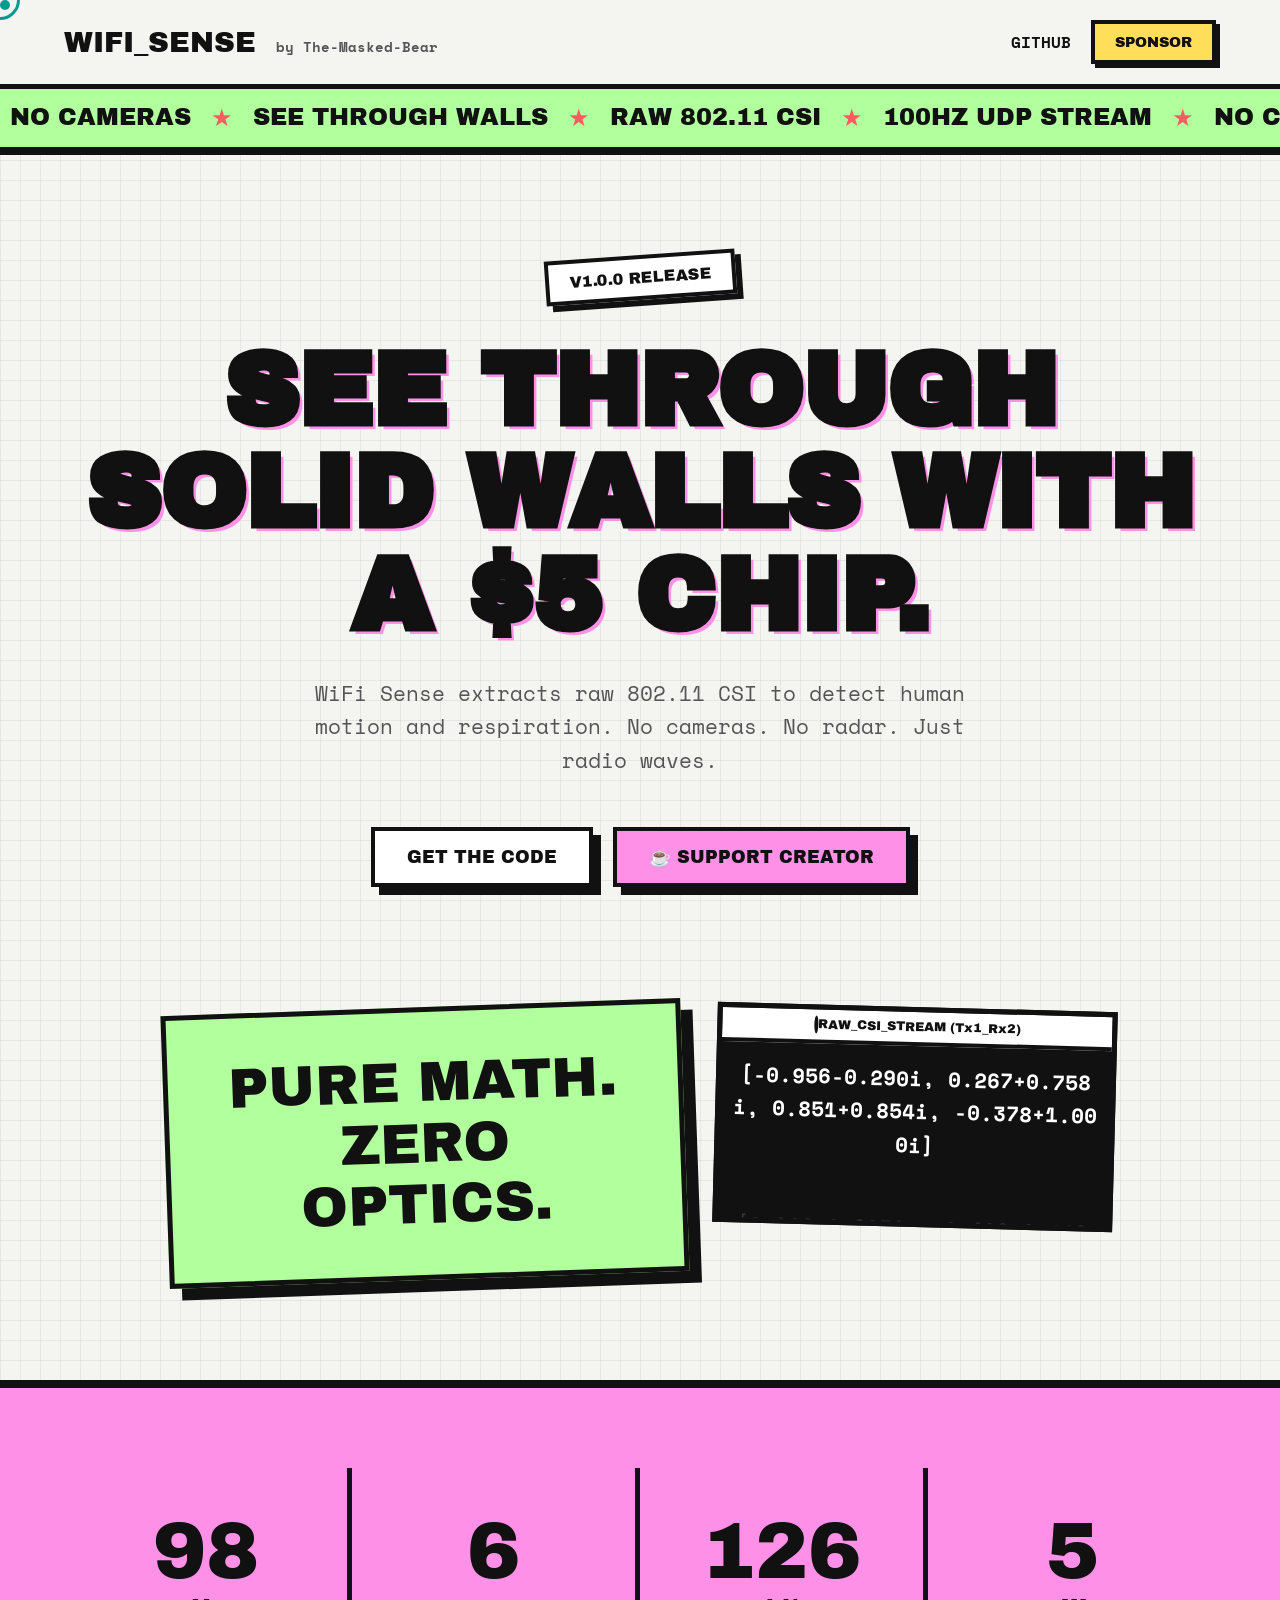
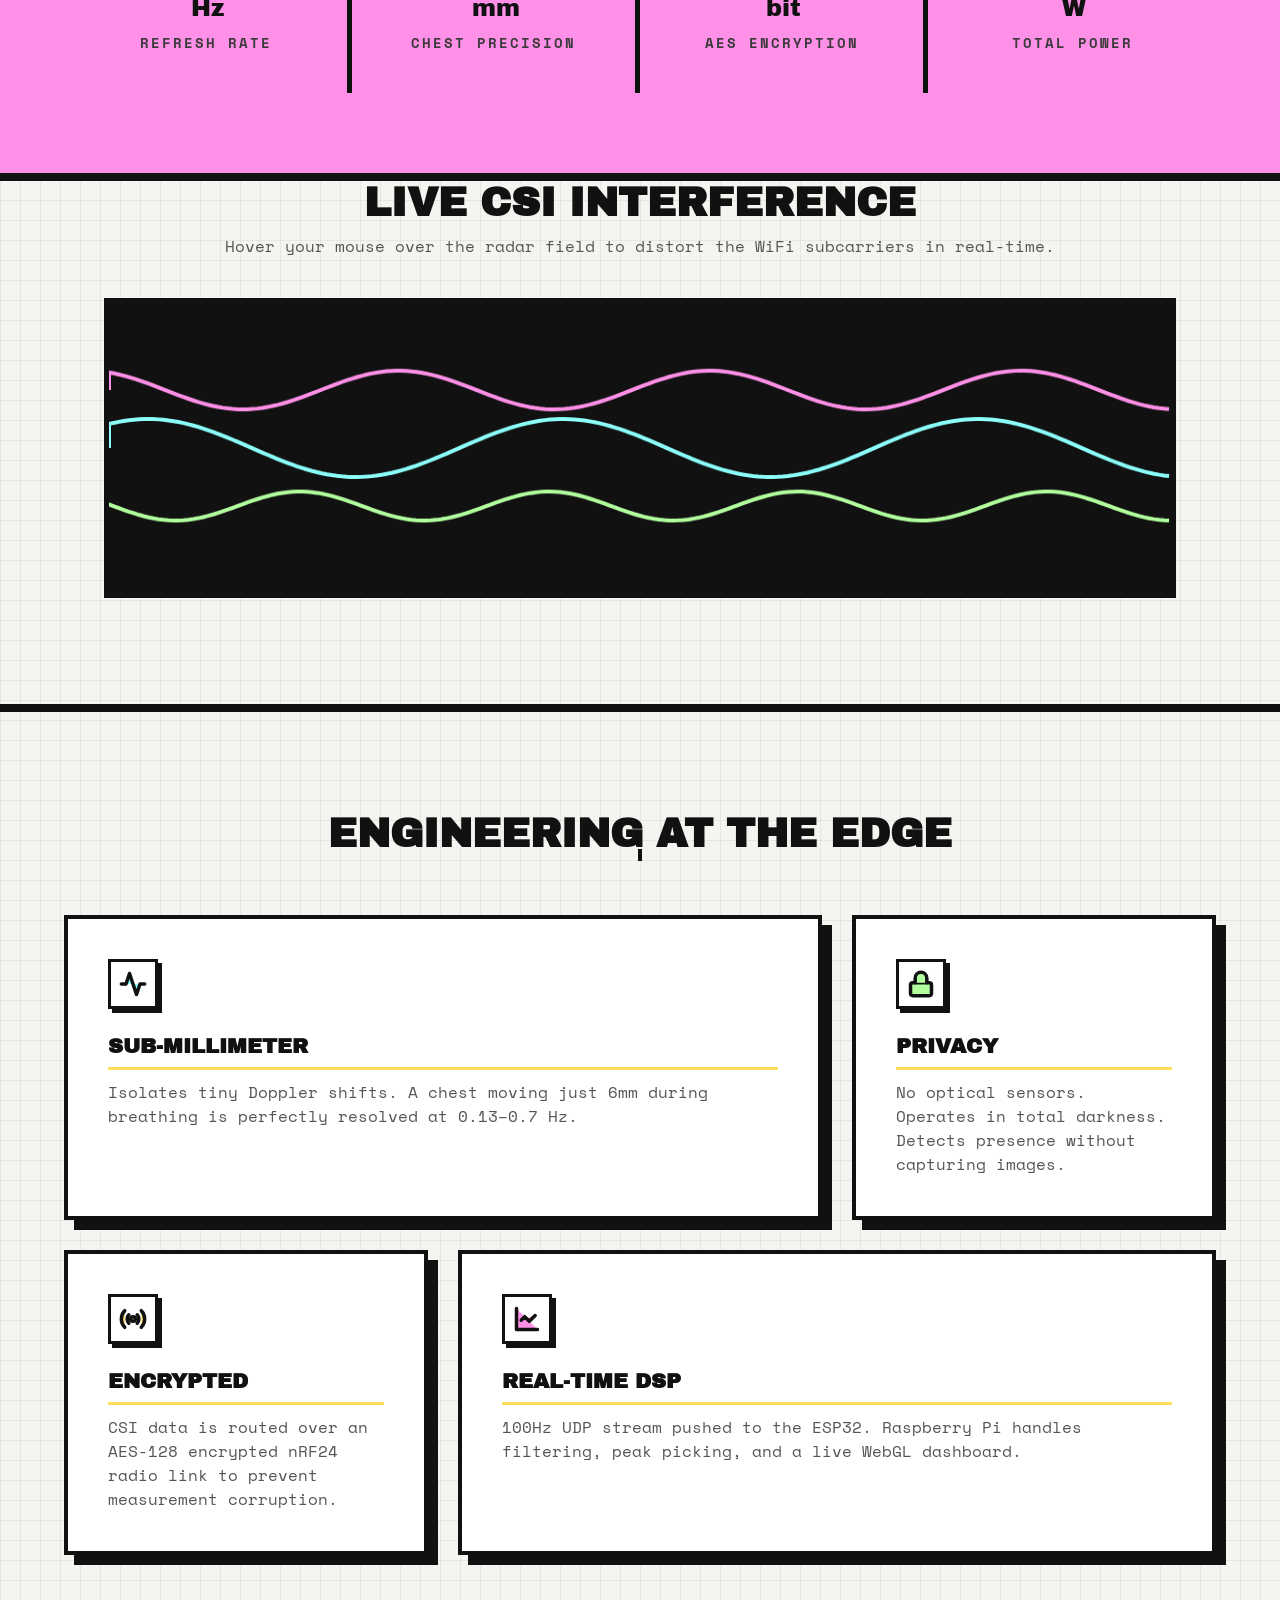
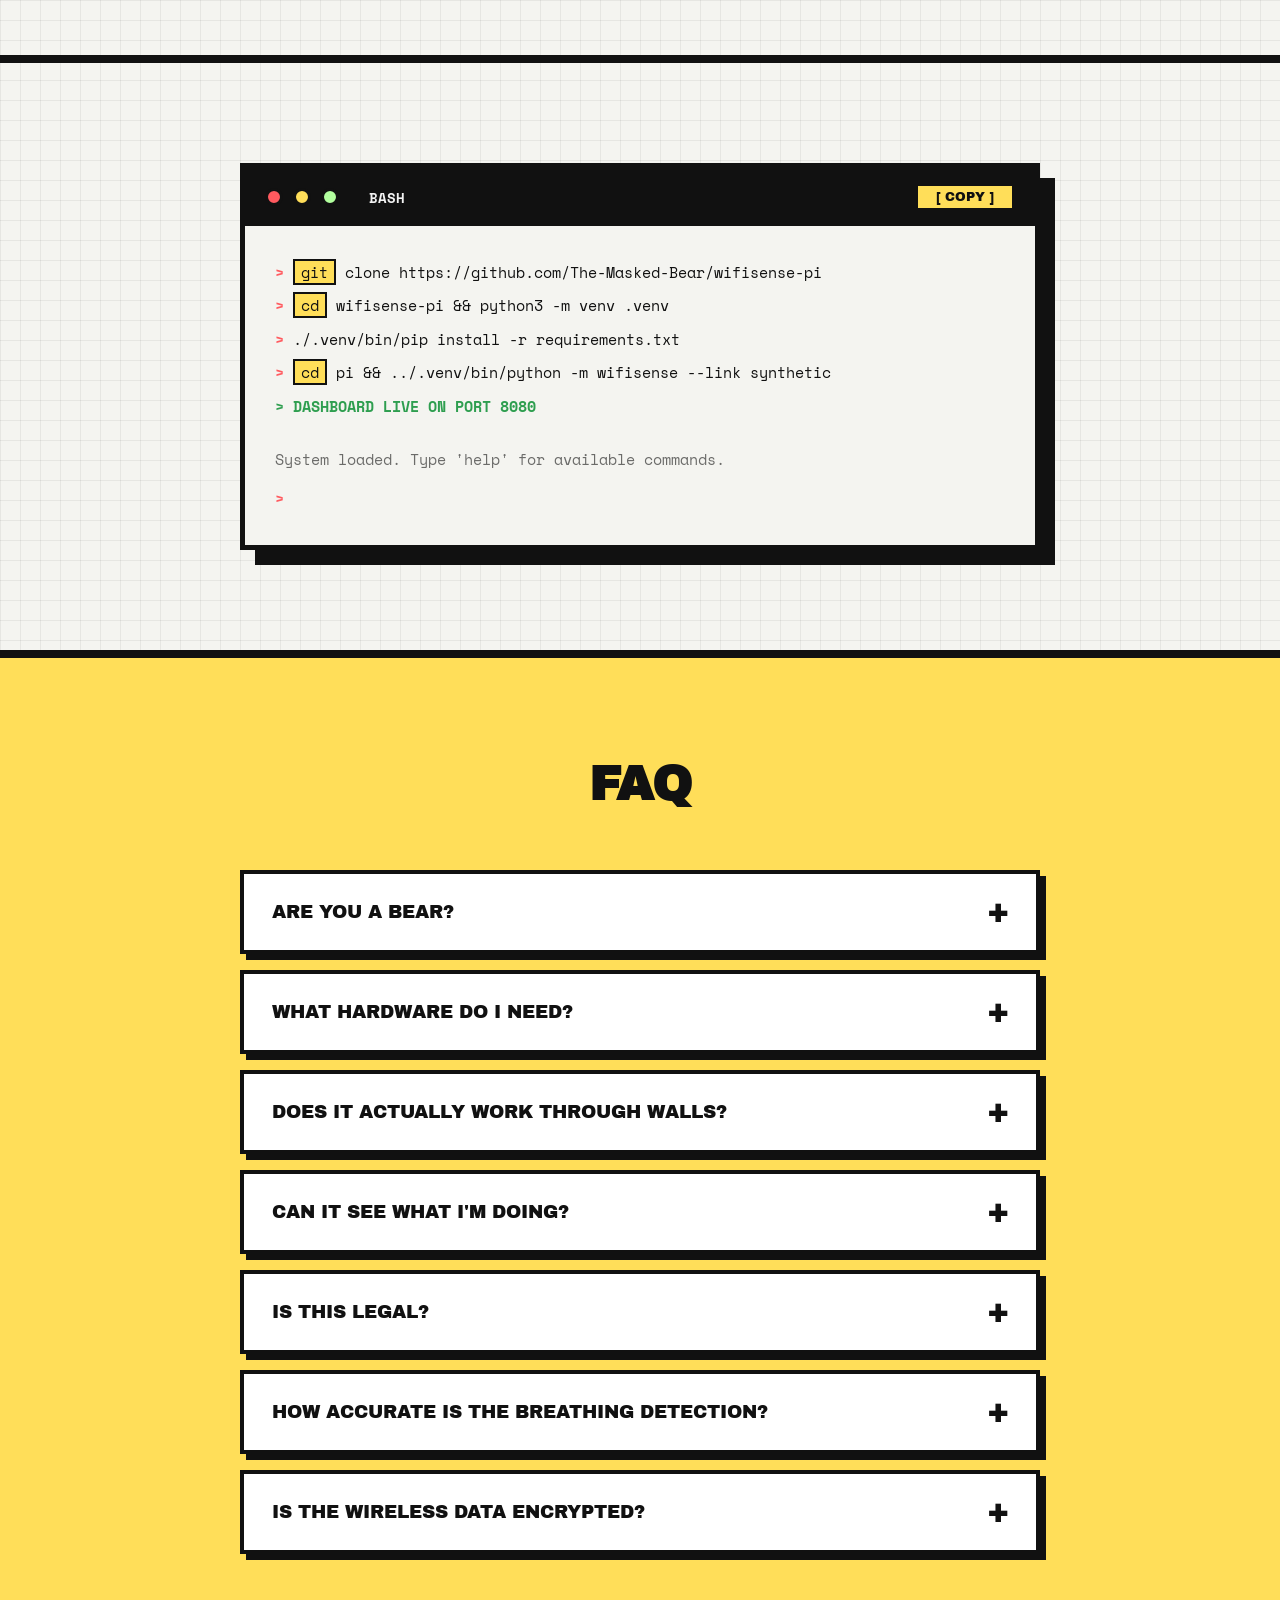
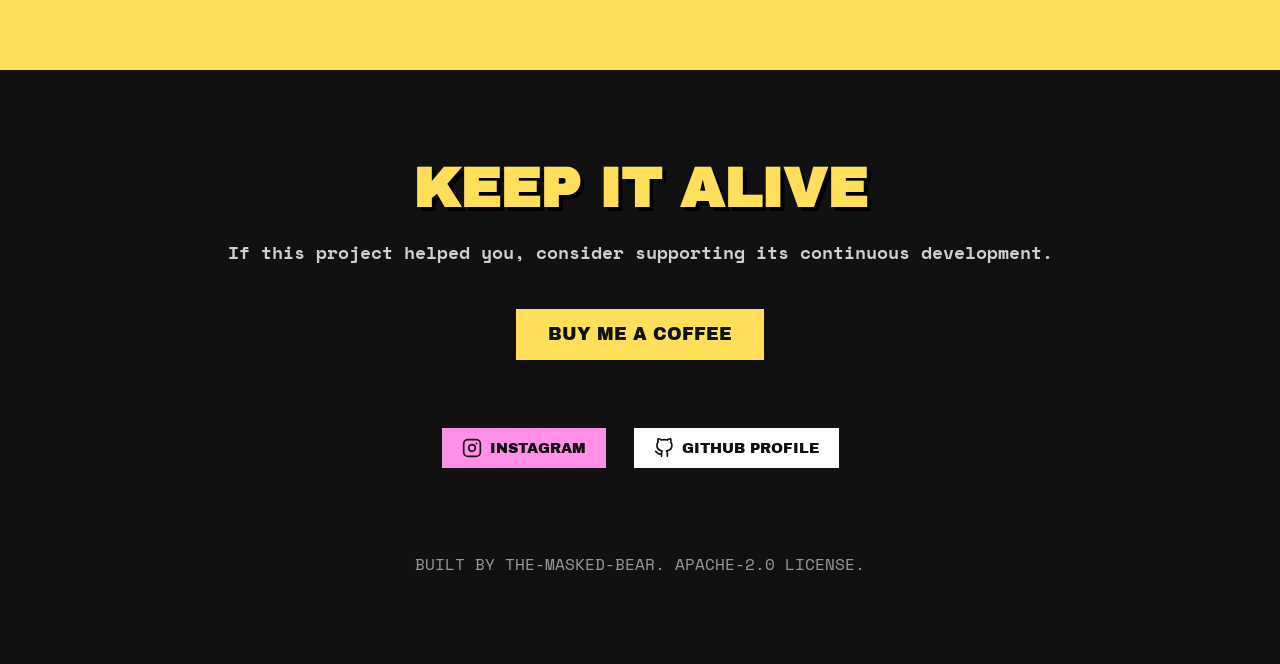
<file: website/index.html>
<!DOCTYPE html>
<html lang="en">
<head>
    <meta charset="UTF-8">
    <meta name="viewport" content="width=device-width, initial-scale=1.0">
    <title>WIFI_SENSE by The-Masked-Bear</title>

    <!-- Favicon -->
    <link rel="icon" type="image/svg+xml" href="data:image/svg+xml,%3Csvg xmlns='http://www.w3.org/2000/svg' viewBox='0 0 100 100'%3E%3Crect width='100' height='100' fill='%23FFDE59' rx='12'/%3E%3Ctext x='50' y='72' font-family='Arial Black' font-size='60' font-weight='900' text-anchor='middle' fill='%23111'%3EW%3C/text%3E%3C/svg%3E">

    <!-- Open Graph -->
    <meta property="og:type" content="website">
    <meta property="og:title" content="WiFi Sense — See Through Walls With a $5 Chip">
    <meta property="og:description" content="Open-source WiFi CSI sensing on Raspberry Pi. Detect human motion and breathing through solid walls using raw 802.11 channel state information. No cameras. No radar. Just radio waves.">
    <meta property="og:url" content="https://the-masked-bear.github.io/wifisense-pi/">
    <meta property="og:site_name" content="WiFi Sense by The-Masked-Bear">
    <meta property="og:image" content="https://the-masked-bear.github.io/wifisense-pi/og-image.png">

    <!-- Twitter Card -->
    <meta name="twitter:card" content="summary_large_image">
    <meta name="twitter:title" content="WiFi Sense — See Through Walls With a $5 Chip">
    <meta name="twitter:description" content="Open-source WiFi CSI sensing. Detect motion and breathing through walls. No cameras. Just radio waves.">

    <link rel="stylesheet" href="style.css?v=3">
    <link href="https://fonts.googleapis.com/css2?family=Archivo+Black&family=Space+Mono:wght@400;700&display=swap" rel="stylesheet">
</head>
<body>



    <!-- CUSTOM CURSOR -->
    <div id="cursor" class="cursor"></div>
    <div id="cursor-ring" class="cursor-ring"></div>

    <!-- MOUSE TRAIL -->
    <canvas id="trail-canvas"></canvas>

    <nav class="brutal-nav">
        <div class="logo">WIFI_SENSE <span class="logo-by">by The-Masked-Bear</span></div>
        <div class="nav-links">
            <a href="https://github.com/The-Masked-Bear/wifisense-pi" target="_blank" class="brutal-link">GITHUB</a>

            <a href="https://debarghya47.gumroad.com/l/tzbkar" data-gumroad-overlay-checkout="true" class="brutal-btn color-yellow btn-small">SPONSOR</a>
        </div>
    </nav>

    <!-- Scrolling Marquee -->
    <div class="brutal-marquee color-mint">
        <div class="marquee-content">
            <span>NO CAMERAS</span> <span class="separator">★</span> <span>SEE THROUGH WALLS</span> <span class="separator">★</span> <span>RAW 802.11 CSI</span> <span class="separator">★</span> <span>100HZ UDP STREAM</span> <span class="separator">★</span>
            <span>NO CAMERAS</span> <span class="separator">★</span> <span>SEE THROUGH WALLS</span> <span class="separator">★</span> <span>RAW 802.11 CSI</span> <span class="separator">★</span> <span>100HZ UDP STREAM</span> <span class="separator">★</span>
        </div>
    </div>

    <!-- HERO -->
    <header class="brutal-hero section-block parallax-layer" data-speed="0.3">
        <div class="hero-content">
            <div class="badge brutal-sticker">V1.0.0 RELEASE</div>
            <h1>SEE THROUGH SOLID WALLS WITH A $5 CHIP.</h1>
            <p>WiFi Sense extracts raw 802.11 CSI to detect human motion and respiration. No cameras. No radar. Just radio waves.</p>
            
            <div class="cta-group">
                <a href="https://github.com/The-Masked-Bear/wifisense-pi" class="brutal-btn color-white">GET THE CODE</a>
                <a href="https://debarghya47.gumroad.com/l/tzbkar" data-gumroad-overlay-checkout="true" class="brutal-btn color-pink">☕ SUPPORT CREATOR</a>
            </div>
            
            <div style="display: flex; gap: 30px; flex-wrap: wrap; justify-content: center; align-items: stretch; width: 100%; max-width: 950px; margin-top: 40px;">
                <div class="giant-text-block hover-shake" style="flex: 1; min-width: 300px; display: flex; align-items: center; justify-content: center; text-align: center;">
                    PURE MATH.<br>ZERO OPTICS.
                </div>
                <div class="csi-container" style="flex: 1; min-width: 280px; max-width: 100%; box-sizing: border-box;">
                    <div class="csi-header">
                        <span class="dot bg-green" style="width:10px; height:10px; border-width:2px;"></span> 
                        RAW_CSI_STREAM (Tx1_Rx2)
                    </div>
                    <div class="csi-body" id="csi-feed"></div>
                </div>
            </div>
        </div>
    </header>

    <!-- STATS COUNTER -->
    <section class="brutal-stats section-block color-pink">
        <div class="stats-grid">
            <div class="stat-item reveal">
                <span class="stat-number" data-target="100">0</span>
                <span class="stat-unit">Hz</span>
                <span class="stat-label">REFRESH RATE</span>
            </div>
            <div class="stat-item reveal delay-1">
                <span class="stat-number" data-target="6">0</span>
                <span class="stat-unit">mm</span>
                <span class="stat-label">CHEST PRECISION</span>
            </div>
            <div class="stat-item reveal delay-2">
                <span class="stat-number" data-target="128">0</span>
                <span class="stat-unit">bit</span>
                <span class="stat-label">AES ENCRYPTION</span>
            </div>
            <div class="stat-item reveal delay-3">
                <span class="stat-number" data-target="5">0</span>
                <span class="stat-unit">W</span>
                <span class="stat-label">TOTAL POWER</span>
            </div>
        </div>
    </section>

    <!-- GRID -->
    
    <!-- INTERACTIVE WAVEFORM -->
    <section class="brutal-wave-section section-block">
        <h2 style="text-align:center; font-size:2.5rem; margin-bottom:10px; color:var(--text-primary); font-family:'Archivo Black', sans-serif;">LIVE CSI INTERFERENCE</h2>
        <p style="text-align:center; margin-bottom:40px; color:var(--text-secondary);">Hover your mouse over the radar field to distort the WiFi subcarriers in real-time.</p>
        <div style="max-width:1200px; margin:0 auto; padding:0 5%; padding-bottom:100px;">
            <canvas id="wifi-wave-canvas" style="width:100%; height:300px; background:var(--black); border:5px solid var(--black); box-shadow:12px 12px 0px var(--shadow); cursor:crosshair;"></canvas>
        </div>
    </section>

    <section class="brutal-grid-section section-block">
        <h2>ENGINEERING AT THE EDGE</h2>
        <div class="brutal-grid">
            <div class="brutal-card color-white span-2 reveal">
                <svg class="brutal-svg color-blue" xmlns="http://www.w3.org/2000/svg" viewBox="0 0 24 24" fill="none" stroke="currentColor" stroke-linecap="round" stroke-linejoin="round"><path d="M22 12h-4l-3 9L9 3l-3 9H2"/></svg>
                <h3>SUB-MILLIMETER</h3>
                <p>Isolates tiny Doppler shifts. A chest moving just 6mm during breathing is perfectly resolved at 0.13–0.7 Hz.</p>
            </div>
            
            <div class="brutal-card color-white reveal delay-1">
                <svg class="brutal-svg color-mint" xmlns="http://www.w3.org/2000/svg" viewBox="0 0 24 24" fill="none" stroke="currentColor" stroke-linecap="round" stroke-linejoin="round"><rect width="18" height="11" x="3" y="11" rx="2" ry="2"/><path d="M7 11V7a5 5 0 0 1 10 0v4"/></svg>
                <h3>PRIVACY</h3>
                <p>No optical sensors. Operates in total darkness. Detects presence without capturing images.</p>
            </div>

            <div class="brutal-card color-white reveal delay-2">
                <svg class="brutal-svg color-yellow" xmlns="http://www.w3.org/2000/svg" viewBox="0 0 24 24" fill="none" stroke="currentColor" stroke-linecap="round" stroke-linejoin="round"><path d="M4.9 19.1C3.1 17.3 2 14.8 2 12s1.1-5.3 2.9-7.1"/><path d="M8.4 15.6c-1-1-1.4-2.3-1.4-3.6s.4-2.6 1.4-3.6"/><circle cx="12" cy="12" r="2"/><path d="M15.6 8.4c1 1 1.4 2.3 1.4 3.6s-.4 2.6-1.4 3.6"/><path d="M19.1 4.9C20.9 6.7 22 9.2 22 12s-1.1 5.3-2.9 7.1"/></svg>
                <h3>ENCRYPTED</h3>
                <p>CSI data is routed over an AES-128 encrypted nRF24 radio link to prevent measurement corruption.</p>
            </div>

            <div class="brutal-card color-white span-2 reveal delay-3">
                <svg class="brutal-svg color-pink" xmlns="http://www.w3.org/2000/svg" viewBox="0 0 24 24" fill="none" stroke="currentColor" stroke-linecap="round" stroke-linejoin="round"><path d="M3 3v18h18"/><path d="m19 9-5 5-4-4-3 3"/></svg>
                <h3>REAL-TIME DSP</h3>
                <p>100Hz UDP stream pushed to the ESP32. Raspberry Pi handles filtering, peak picking, and a live WebGL dashboard.</p>
            </div>
        </div>
    </section>

    <!-- TERMINAL -->
    <section class="brutal-terminal-section section-block">
        <div class="brutal-terminal reveal">
            <div class="term-header">
                <span class="dot bg-red"></span><span class="dot bg-yellow"></span><span class="dot bg-green"></span>
                <span class="term-title" style="margin-left: 20px;">BASH</span>
                <button id="copy-btn" class="brutal-btn color-yellow btn-small" style="margin-left: auto; padding: 4px 0; width: 100px; text-align: center; font-size: 0.8rem; border-width: 3px; box-shadow: 3px 3px 0px var(--black);">[ COPY ]</button>
            </div>
            <div class="term-body" id="term-container" style="max-height: 400px; overflow-y: auto;">
                <div id="term-output">
                    <p><span style="color: var(--red); font-weight: 900;">></span> <span style="background: var(--yellow); color: var(--black); padding: 0 6px; border: 2px solid var(--black);">git</span> clone https://github.com/The-Masked-Bear/wifisense-pi</p>
                    <p><span style="color: var(--red); font-weight: 900;">></span> <span style="background: var(--yellow); color: var(--black); padding: 0 6px; border: 2px solid var(--black);">cd</span> wifisense-pi && python3 -m venv .venv</p>
                    <p><span style="color: var(--red); font-weight: 900;">></span> ./.venv/bin/pip install -r requirements.txt</p>
                    <p><span style="color: var(--red); font-weight: 900;">></span> <span style="background: var(--yellow); color: var(--black); padding: 0 6px; border: 2px solid var(--black);">cd</span> pi && ../.venv/bin/python -m wifisense --link synthetic</p>
                    <p class="term-success">> DASHBOARD LIVE ON PORT 8080</p>
                    <p style="opacity: 0.6; margin-top: 20px;">System loaded. Type 'help' for available commands.</p>
                </div>
                <div class="term-input-line" style="display:flex; align-items:center; margin-top:5px;">
                    <span style="color: var(--red); font-weight: 900; margin-right:8px;">></span>
                    <input type="text" id="term-input" autocomplete="off" spellcheck="false" style="background:transparent; border:none; color:var(--text-primary); font-family:'Space Mono', monospace; font-size:0.95rem; outline:none; flex:1; width:100%; box-shadow:none;">
                </div>
            </div>
        </div>
    </section>

    <!-- FAQ ACCORDION -->
    <section class="brutal-faq section-block">
        <h2>FAQ</h2>
        <div class="faq-list">
            <div class="faq-item reveal">
                <button class="faq-question">
                    <span>Are you a Bear?</span>
                    <span class="faq-icon">+</span>
                </button>
                <div class="faq-answer"><p>No.</p></div>
            </div>
            <div class="faq-item reveal delay-1">
                <button class="faq-question">
                    <span>What hardware do I need?</span>
                    <span class="faq-icon">+</span>
                </button>
                <div class="faq-answer"><p>An ESP32 microcontroller (~$3), a Raspberry Pi 4 (~$35), and an nRF24L01+ radio module (~$1). Total cost under $40. The ESP32 extracts raw CSI from WiFi frames, the nRF24 relays it encrypted, and the Pi runs all the DSP and the live dashboard.</p></div>
            </div>
            <div class="faq-item reveal delay-2">
                <button class="faq-question">
                    <span>Does it actually work through walls?</span>
                    <span class="faq-icon">+</span>
                </button>
                <div class="faq-answer"><p>Yes. WiFi operates at 2.4 GHz, which penetrates drywall, wood, and most interior building materials. The CSI (Channel State Information) captures how the wireless signal is distorted by objects and movement in the environment, including through walls. Concrete and metal will attenuate the signal but detection is still possible at reduced range.</p></div>
            </div>
            <div class="faq-item reveal delay-3">
                <button class="faq-question">
                    <span>Can it see what I'm doing?</span>
                    <span class="faq-icon">+</span>
                </button>
                <div class="faq-answer"><p>Absolutely not. This is not a camera. WiFi CSI detects <strong>motion and presence only</strong> — it can tell that someone is in a room and whether they are breathing, but it cannot identify who they are, what they look like, or what they are doing. It is fundamentally a motion and vibration sensor, not an imaging system.</p></div>
            </div>
            <div class="faq-item reveal">
                <button class="faq-question">
                    <span>Is this legal?</span>
                    <span class="faq-icon">+</span>
                </button>
                <div class="faq-answer"><p>Yes. WiFi Sense performs entirely passive monitoring of standard 802.11 WiFi signals. It does not inject packets, intercept communications, or decrypt any data. It only analyzes the physical-layer channel state of its own transmitted signals. This is equivalent to measuring signal strength, which all WiFi devices do internally.</p></div>
            </div>
            <div class="faq-item reveal delay-1">
                <button class="faq-question">
                    <span>How accurate is the breathing detection?</span>
                    <span class="faq-icon">+</span>
                </button>
                <div class="faq-answer"><p>The system resolves chest displacement down to approximately 6mm using sub-carrier covariance analysis across 52 OFDM sub-carriers. Normal adult breathing produces 4–12mm of chest movement, well within detection range. The DSP pipeline isolates the 0.13–0.7 Hz respiration band from other motion artifacts.</p></div>
            </div>
            <div class="faq-item reveal delay-2">
                <button class="faq-question">
                    <span>Is the wireless data encrypted?</span>
                    <span class="faq-icon">+</span>
                </button>
                <div class="faq-answer"><p>Yes. All CSI data transmitted over the nRF24L01+ radio link between the ESP32 and the Raspberry Pi is encrypted with AES-128. This prevents anyone from intercepting or tampering with the raw sensor data in transit.</p></div>
            </div>
        </div>
    </section>

    <!-- FOOTER -->
    <footer class="brutal-footer color-black section-block">
        <h2 class="footer-title">KEEP IT ALIVE</h2>
        <p class="footer-desc">If this project helped you, consider supporting its continuous development.</p>
        <a href="https://debarghya47.gumroad.com/l/tzbkar" data-gumroad-overlay-checkout="true" class="brutal-btn color-yellow">BUY ME A COFFEE</a>
        
        <div style="margin-top: 60px; display: flex; justify-content: center; flex-wrap: wrap; gap: 20px;">
            <a href="https://instagram.com/the_masked_bear_" target="_blank" class="brutal-btn color-pink btn-small"><svg xmlns="http://www.w3.org/2000/svg" width="20" height="20" viewBox="0 0 24 24" fill="none" stroke="currentColor" stroke-width="2" stroke-linecap="round" stroke-linejoin="round" style="margin-right: 8px;"><rect x="2" y="2" width="20" height="20" rx="5" ry="5"></rect><path d="M16 11.37A4 4 0 1 1 12.63 8 4 4 0 0 1 16 11.37z"></path><line x1="17.5" y1="6.5" x2="17.51" y2="6.5"></line></svg>INSTAGRAM</a>
            <a href="https://github.com/The-Masked-Bear" target="_blank" class="brutal-btn color-white btn-small"><svg xmlns="http://www.w3.org/2000/svg" width="20" height="20" viewBox="0 0 24 24" fill="none" stroke="currentColor" stroke-width="2" stroke-linecap="round" stroke-linejoin="round" style="margin-right: 8px;"><path d="M9 19c-5 1.5-5-2.5-7-3m14 6v-3.87a3.37 3.37 0 0 0-.94-2.61c3.14-.35 6.44-1.54 6.44-7A5.44 5.44 0 0 0 20 4.77 5.07 5.07 0 0 0 19.91 1S18.73.65 16 2.48a13.38 13.38 0 0 0-7 0C6.27.65 5.09 1 5.09 1A5.07 5.07 0 0 0 5 4.77a5.44 5.44 0 0 0-1.5 3.78c0 5.42 3.3 6.61 6.44 7A3.37 3.37 0 0 0 9 18.13V22"></path></svg>GITHUB PROFILE</a>
        </div>
        
        <p class="copyright">BUILT BY THE-MASKED-BEAR. APACHE-2.0 LICENSE.</p>
    </footer>

    <script src="https://gumroad.com/js/gumroad.js"></script>
    <script src="script.js?v=3"></script>
</body>
</html>
</file>
<file: website/style.css>
/* =========================================================
   TOKENS
   --black  : ALWAYS #111. Ink/stroke on BRIGHT accent surfaces
              (yellow/pink/mint/blue). Never flips -> never inverts.
   --stroke : Structural outline on THEME surfaces (cards, nav,
              sections). Flips light in dark mode to stay visible.
   ========================================================= */
:root {
    --black: #111111;
    --white: #FFFFFF;
    --yellow: #FFDE59;
    --pink: #FF90E8;
    --blue: #8CFFFB;
    --mint: #B2FF9E;
    --red: #FF5A5F;

    --bg: #F4F4F0;
    --surface: #FFFFFF;--text-primary: #111111;
    --text-secondary: #555555;
    --grid-color: rgba(0, 0, 0, 0.06);
}

* { margin: 0; padding: 0; box-sizing: border-box; }

::selection { background: var(--pink); color: var(--black); }

body {
    font-family: 'Space Mono', monospace;
    background-color: var(--bg);
    color: var(--text-primary);
    cursor: none;
    overflow-x: hidden;
    background-image:
        linear-gradient(var(--grid-color) 1px, transparent 1px),
        linear-gradient(90deg, var(--grid-color) 1px, transparent 1px);
    background-size: 20px 20px;
    transition: background-color 0.4s ease, color 0.4s ease, background-size 0.5s ease;
}
body:hover { background-size: 22px 22px; }

h1, h2, h3, .logo, .badge, .brutal-marquee, .giant-text-block {
    font-family: 'Archivo Black', sans-serif;
    text-transform: uppercase;
}



/* ====== CUSTOM CURSOR ====== */
.cursor {
    width: 10px; height: 10px;
    background: var(--red);
    border-radius: 50%;
    position: fixed; pointer-events: none;
    z-index: 99998;
    transition: transform 0.1s ease;
    mix-blend-mode: difference;
}
.cursor-ring {
    width: 40px; height: 40px;
    border: 3px solid var(--red);
    border-radius: 50%;
    position: fixed; pointer-events: none;
    z-index: 99997;
    transition: width 0.3s ease, height 0.3s ease, border-color 0.3s ease;
    mix-blend-mode: difference;
}
.cursor-ring.hover { width: 60px; height: 60px; border-color: var(--yellow); border-width: 4px; }

#trail-canvas { position: fixed; inset: 0; z-index: 99996; pointer-events: none; }

/* ====== SCROLLBAR ====== */
::-webkit-scrollbar { width: 14px; }
::-webkit-scrollbar-track { background: var(--bg); border-left: 3px solid var(--black); }
::-webkit-scrollbar-thumb { background: var(--yellow); border: 3px solid var(--black); }
::-webkit-scrollbar-thumb:hover { background: var(--pink); }

/* ====== NAVBAR (theme surface -> --stroke) ====== */
.brutal-nav {
    display: flex; justify-content: space-between; align-items: center;
    padding: 20px 5%;
    border-bottom: 5px solid var(--black);
    background: var(--bg);
    position: sticky; top: 0; z-index: 1000;
    transition: box-shadow 0.3s ease, background-color 0.4s ease, border-color 0.4s ease;
}
.brutal-nav:hover { box-shadow: 0 8px 0px var(--black); }

.logo {
    font-size: 1.8rem;
    color: var(--text-primary);
    transition: letter-spacing 0.3s cubic-bezier(0.175, 0.885, 0.32, 1.275);
}
.logo:hover { letter-spacing: 4px; animation: glitch 0.3s steps(5) forwards; }
@keyframes glitch {
    0%  { text-shadow: 2px 0 var(--pink), -2px 0 var(--blue); }
    20% { text-shadow: -3px 0 var(--blue), 3px 0 var(--pink); }
    40% { text-shadow: 3px 0 var(--pink), -3px 0 var(--mint); }
    60% { text-shadow: -2px 0 var(--mint), 2px 0 var(--red); }
    80% { text-shadow: 2px 0 var(--red), -2px 0 var(--yellow); }
    100% { text-shadow: 0 0 transparent, 0 0 transparent; }
}
.logo-by {
    font-size: 0.9rem;
    color: var(--text-secondary);
    font-family: 'Space Mono', monospace;
    text-transform: none;
    margin-left: 10px;
    font-weight: bold;
}

.nav-links { display: flex; gap: 20px; align-items: center; }

.brutal-link {
    color: var(--text-primary);
    text-decoration: none; font-weight: bold;
    position: relative;
}
.brutal-link::after {
    content: ''; position: absolute; bottom: -4px; left: 0;
    width: 0%; height: 4px; background: var(--pink);
    transition: width 0.3s cubic-bezier(0.25, 1, 0.5, 1);
}
.brutal-link:hover::after { width: 100%; }

/* Dark toggle sits on theme surface */
.dark-toggle {
    background: var(--surface);
    border: 3px solid var(--black);
    box-shadow: 4px 4px 0px var(--black);
    padding: 8px 14px;
    cursor: none;
    transition: transform 0.1s, box-shadow 0.1s, background-color 0.4s ease, border-color 0.4s ease;
    line-height: 1;
}
.dark-toggle:hover { transform: translate(4px, 4px); box-shadow: 0px 0px 0px var(--black); }
.toggle-icon { display: flex; align-items: center; justify-content: center; }
.toggle-icon svg {
    width: 20px; height: 20px;
    stroke: var(--text-primary);
    fill: none; stroke-width: 2.5;
    stroke-linecap: round; stroke-linejoin: round;
}

/* ====== MARQUEE (mint: always dark ink) ====== */
.brutal-marquee {
    border-bottom: 8px solid var(--black);
    padding: 15px 0;
    overflow: hidden; white-space: nowrap;
    display: flex; font-size: 1.5rem;
    color: var(--black);
}
.marquee-content { display: flex; animation: marquee 20s linear infinite; }
.marquee-content span { padding: 0 10px; }
.separator { color: var(--red); display: inline-block; }
@keyframes marquee { to { transform: translateX(-50%); } }
.brutal-marquee:hover .marquee-content { animation-play-state: paused; }
.brutal-marquee:hover .separator { animation: star-spin 1s linear infinite; }
@keyframes star-spin { to { transform: rotate(360deg); } }

/* ====== SECTION DIVIDERS ====== */
.section-block {
    border-bottom: 8px solid var(--black);
    width: 100%;
    transition: background-color 0.4s ease, border-color 0.4s ease;
}
/* Bright sections keep a dark divider in both themes */
.brutal-stats, .brutal-faq { border-bottom-color: var(--black); }

/* ====== BUTTONS ====== */
/* Accent-background buttons are self-contained bright blocks -> always dark ink */
.brutal-btn {
    border: 4px solid var(--black);
    box-shadow: 8px 8px 0px var(--black);
    padding: 16px 32px;
    font-family: 'Archivo Black', sans-serif;
    font-size: 1.1rem;
    text-decoration: none;
    color: var(--black);
    display: inline-flex; align-items: center; justify-content: center;
    transition: transform 0.1s, box-shadow 0.1s;
    cursor: none;
}
.btn-small { padding: 10px 20px; font-size: 0.9rem; box-shadow: 4px 4px 0px var(--black); }
.brutal-btn:hover, .brutal-btn:active { transform: translate(8px, 8px); box-shadow: 0px 0px 0px var(--black); }
.btn-small:hover, .btn-small:active { transform: translate(4px, 4px); box-shadow: 0px 0px 0px var(--black); }

.color-yellow { background: var(--yellow); }
.color-pink { background: var(--pink); }
.color-blue { background: var(--blue); }
.color-mint { background: var(--mint); }
/* Neutral-surface variant follows the theme */
.color-white { background: var(--surface); }
.brutal-btn.color-white { color: var(--text-primary); border-color: var(--black); }
/* Footer block: dark in both themes, light text */
.color-black { background: var(--black); color: #f2f2f2; }

/* ====== HERO ====== */
.brutal-hero {
    display: flex; flex-direction: column;
    justify-content: center; align-items: center;
    text-align: center; padding: 100px 5%;
}
.hero-content { max-width: 1200px; margin: 0 auto; display: flex; flex-direction: column; align-items: center; }

.brutal-sticker {
    background: var(--surface);
    border: 4px solid var(--black);
    padding: 10px 20px; font-size: 1rem;
    margin-bottom: 40px;
    box-shadow: 6px 6px 0px var(--black);
    transform: rotate(-4deg);
    display: inline-block;
    color: var(--text-primary);
    transition: transform 0.3s cubic-bezier(0.175, 0.885, 0.32, 1.275), box-shadow 0.3s ease, background-color 0.4s ease, border-color 0.4s ease;
}
.brutal-sticker:hover { transform: rotate(4deg) scale(1.12); box-shadow: 10px 10px 0px var(--pink); }

h1 {
    font-size: clamp(3rem, 8vw, 6.5rem);
    line-height: 1; margin-bottom: 30px;
    color: var(--text-primary);
    -webkit-text-stroke: 3px var(--text-primary);
    text-shadow: 4px 4px 0px var(--pink);
    transition: text-shadow 0.3s ease, color 0.4s ease;
}
h1:hover { text-shadow: 6px 6px 0px var(--pink), -6px -6px 0px var(--blue); }

.brutal-hero p {
    font-size: 1.3rem; line-height: 1.6;
    max-width: 700px; margin-bottom: 50px;
    color: var(--text-secondary);
    transition: background 0.3s ease, padding 0.3s ease, color 0.3s ease;
}
/* On hover it becomes a yellow block -> dark ink */
.brutal-hero p:hover {
    background: var(--yellow);
    color: var(--black);
    padding: 8px 16px;
    border: 3px solid var(--black);
}

.cta-group { display: flex; gap: 20px; margin-bottom: 80px; flex-wrap: wrap; justify-content: center; }

/* Mint block: always dark ink */
.giant-text-block {
    font-size: clamp(2rem, 5vw, 3.5rem);
    background: var(--mint);
    border: 5px solid var(--black);
    box-shadow: 12px 12px 0px var(--black);
    padding: 40px 60px;
    transform: rotate(-2deg);
    color: var(--black);
    transition: transform 0.3s cubic-bezier(0.175, 0.885, 0.32, 1.275), box-shadow 0.3s ease;
}
.giant-text-block:hover { transform: rotate(0deg) translate(-5px, -5px) scale(1.02); box-shadow: 20px 20px 0px var(--black); }
.hover-shake:hover { animation: shake 0.5s cubic-bezier(.36,.07,.19,.97) both; }
@keyframes shake {
    10%, 90% { transform: translate(-1px, 0) rotate(-2deg); }
    20%, 80% { transform: translate(2px, 0) rotate(-2deg); }
    30%, 50%, 70% { transform: translate(-4px, 0) rotate(-2deg); }
    40%, 60% { transform: translate(4px, 0) rotate(-2deg); }
}

/* ====== STATS (pink: always dark ink) ====== */
.brutal-stats { padding: 80px 5%; }
.stats-grid { display: grid; grid-template-columns: repeat(4, 1fr); max-width: 1200px; margin: 0 auto; }
.stat-item {
    text-align: center; padding: 40px 20px;
    border-right: 5px solid var(--black);
    transition: background 0.3s ease, transform 0.3s cubic-bezier(0.175, 0.885, 0.32, 1.275);
}
.stat-item:last-child { border-right: none; }
.stat-item:hover { background: rgba(0,0,0,0.08); transform: scale(1.05); }
.stat-number {
    font-family: 'Archivo Black', sans-serif;
    font-size: clamp(3rem, 8vw, 5rem);
    display: block; color: var(--black);
}
.stat-unit { font-family: 'Archivo Black', sans-serif; font-size: 1.5rem; color: var(--black); margin-left: 4px; }
.stat-label { display: block; font-size: 0.9rem; margin-top: 10px; font-weight: bold; letter-spacing: 2px; color: #3a3a3a; }
@media (max-width: 700px) {
    .stats-grid { grid-template-columns: repeat(2, 1fr); }
    .stat-item { border-bottom: 5px solid var(--black); }
    .stat-item:nth-child(2) { border-right: none; }
}

/* ====== GRID (theme surface) ====== */
.brutal-grid-section { padding: 100px 5%; }
.brutal-grid-section h2 {
    text-align: center; font-size: 2.5rem; margin-bottom: 60px;
    color: var(--text-primary);
    position: relative; display: inline-block; width: 100%;
    transition: transform 0.2s cubic-bezier(0.175, 0.885, 0.32, 1.275), color 0.4s ease;
}
.brutal-grid-section h2::after {
    content: ''; position: absolute; bottom: -6px; left: 50%;
    transform: translateX(-50%);
    width: 0%; height: 8px;
    background: var(--yellow);
    border: 2px solid var(--black);
    transition: width 0.4s cubic-bezier(0.25, 1, 0.5, 1);
}
.brutal-grid-section h2:hover::after { width: 50%; }
.brutal-grid-section h2:hover { transform: scale(1.03); }

.brutal-grid { display: grid; grid-template-columns: repeat(3, 1fr); gap: 30px; max-width: 1200px; margin: 0 auto; }

.brutal-card {
    background: var(--surface);
    border: 4px solid var(--black);
    box-shadow: 10px 10px 0px var(--black);
    padding: 40px;
    transition: transform 0.3s cubic-bezier(0.175, 0.885, 0.32, 1.275), box-shadow 0.3s cubic-bezier(0.175, 0.885, 0.32, 1.275), background-color 0.4s ease, border-color 0.4s ease;
}
.brutal-card:hover { transform: translate(-6px, -6px) rotate(-1deg); box-shadow: 18px 18px 0px var(--black); z-index: 10; }
.brutal-card:hover .brutal-svg { animation: svg-pop 0.5s cubic-bezier(0.175, 0.885, 0.32, 1.275) forwards; }
.brutal-card:hover h3 { color: var(--red); }
.brutal-card:hover p { font-weight: 700; }

.brutal-card h3 {
    font-size: 1.3rem; margin-bottom: 10px;
    color: var(--text-primary);
    border-bottom: 3px solid var(--yellow);
    padding-bottom: 10px;
    transition: color 0.2s;
}
.brutal-card p { color: var(--text-secondary); line-height: 1.5; transition: font-weight 0.3s ease, color 0.4s ease; }
.span-2 { grid-column: span 2; }
@media (max-width: 900px) { .brutal-grid { grid-template-columns: 1fr; } .span-2 { grid-column: span 1; } }

@keyframes svg-pop {
    0% { transform: scale(1) rotate(0deg); }
    50% { transform: scale(1.3) rotate(12deg); }
    100% { transform: scale(1.15) rotate(0deg); }
}

.brutal-svg {
    width: 50px; height: 50px;
    stroke: var(--text-primary); stroke-width: 3px;
    margin-bottom: 20px;
    filter: drop-shadow(4px 4px 0px var(--black));
    background: var(--surface);
    border: 3px solid var(--black);
    padding: 8px;
}
.brutal-svg.color-blue { fill: var(--blue); }
.brutal-svg.color-mint { fill: var(--mint); }
.brutal-svg.color-yellow { fill: var(--yellow); }
.brutal-svg.color-pink { fill: var(--pink); }

/* ====== TERMINAL ====== */
.brutal-terminal-section { padding: 100px 5%; }
.brutal-terminal {
    max-width: 800px; margin: 0 auto;
    border: 5px solid var(--black);
    box-shadow: 15px 15px 0px var(--black);
    transition: transform 0.3s cubic-bezier(0.175, 0.885, 0.32, 1.275), box-shadow 0.3s cubic-bezier(0.175, 0.885, 0.32, 1.275), border-color 0.4s ease;
}
.brutal-terminal:hover { transform: translate(-8px, -8px); box-shadow: 23px 23px 0px var(--black); }
.brutal-terminal:hover .dot { animation: dot-bounce 0.5s infinite alternate cubic-bezier(0.25, 1, 0.5, 1); }
.brutal-terminal:hover .dot:nth-child(2) { animation-delay: 0.15s; }
.brutal-terminal:hover .dot:nth-child(3) { animation-delay: 0.3s; }
@keyframes dot-bounce { 0% { transform: translateY(0); } 100% { transform: translateY(-6px); } }

/* Terminal chrome is always dark */
.term-header { background: var(--black); padding: 15px 20px; display: flex; align-items: center; gap: 10px; }
.dot { width: 18px; height: 18px; border-radius: 50%; border: 3px solid var(--black); }
.bg-red { background: var(--red); }
.bg-yellow { background: var(--yellow); }
.bg-green { background: var(--mint); }
.term-title { color: #f2f2f2; font-weight: bold; margin-left: auto; font-size: 0.9rem; }

.term-body {
    background: var(--bg);
    padding: 30px;
    font-family: 'Space Mono', monospace;
    font-size: 0.95rem; line-height: 2.2;
    color: var(--text-primary);
    transition: background-color 0.4s ease, color 0.4s ease;
}
.term-body p {
    transition: background 0.15s ease, padding-left 0.15s ease, border-left 0.15s ease;
    border-left: 0px solid transparent;
}
.term-body p:hover { background: rgba(255, 222, 89, 0.15); padding-left: 16px; border-left: 4px solid var(--yellow); }
.term-success { color: #2e9e4f; font-weight: bold; transition: text-shadow 0.3s ease; }

/* ====== FAQ (yellow section: cards stay light, ink stays dark) ====== */
.brutal-faq { padding: 100px 5%; background: var(--yellow); }
.brutal-faq h2 { text-align: center; font-size: 3rem; margin-bottom: 60px; color: var(--black); }
.faq-list { max-width: 800px; margin: 0 auto; }
.faq-item {
    border: 4px solid var(--black);
    margin-bottom: 16px;
    background: #FFFFFF;
    box-shadow: 6px 6px 0px var(--black);
    transition: transform 0.2s cubic-bezier(0.175, 0.885, 0.32, 1.275), box-shadow 0.2s ease;
}
.faq-item:hover { transform: translate(-3px, -3px); box-shadow: 9px 9px 0px var(--black); }
.faq-question {
    width: 100%; padding: 22px 28px;
    font-family: 'Archivo Black', sans-serif;
    font-size: 1.15rem; text-transform: uppercase;
    background: transparent; border: none;
    display: flex; justify-content: space-between; align-items: center;
    cursor: none; color: var(--black); text-align: left;
    transition: background 0.2s ease;
}
.faq-question:hover { background: rgba(0,0,0,0.04); }
.faq-icon { font-size: 2rem; font-weight: 900; transition: transform 0.3s cubic-bezier(0.175, 0.885, 0.32, 1.275); line-height: 1; }
.faq-item.open .faq-icon { transform: rotate(45deg); }
.faq-answer {
    max-height: 0; overflow: hidden;
    transition: max-height 0.4s cubic-bezier(0.25, 1, 0.5, 1), padding 0.4s ease;
    padding: 0 28px;
}
.faq-item.open .faq-answer { max-height: 320px; padding: 0 28px 24px; }
.faq-answer p {
    font-size: 1.05rem; line-height: 1.7;
    color: #333333;
    border-top: 3px dashed var(--black);
    padding-top: 18px;
}

/* ====== FOOTER (always dark) ====== */
.brutal-footer { padding: 80px 5%; text-align: center; }
.footer-title {
    font-size: clamp(2rem, 5vw, 3.5rem);
    margin-bottom: 20px;
    color: var(--yellow);
    text-shadow: 4px 4px 0px #000000;
    transition: text-shadow 0.3s ease, letter-spacing 0.3s ease;
}
.footer-title:hover { text-shadow: 0 0 10px var(--yellow), 0 0 30px var(--yellow), 0 0 60px var(--yellow); letter-spacing: 6px; }
.footer-desc {
    font-size: 1.1rem; font-weight: bold; margin-bottom: 40px;
    color: #cfcfcf;
    transition: transform 0.3s cubic-bezier(0.175, 0.885, 0.32, 1.275);
}
.footer-desc:hover { transform: scale(1.05); }
.brutal-footer .brutal-btn svg { transition: transform 0.4s cubic-bezier(0.175, 0.885, 0.32, 1.275); }
.brutal-footer .brutal-btn:hover svg { transform: rotate(360deg) scale(1.3); }
.copyright {
    margin-top: 80px !important;
    font-size: 1rem !important;
    color: #9a9a9a;
    transition: letter-spacing 0.5s ease, opacity 0.3s ease;
}
.copyright:hover { letter-spacing: 8px; opacity: 0.6; }

/* ====== REVEAL ====== */
.reveal { opacity: 0; transform: translate(20px, 20px); transition: all 0.4s cubic-bezier(0.25, 1, 0.5, 1); }
.reveal.active { opacity: 1; transform: translate(0, 0); }
.delay-1 { transition-delay: 0.1s; }
.delay-2 { transition-delay: 0.2s; }
.delay-3 { transition-delay: 0.3s; }

/* Nav sponsor wiggle */
.nav-links .btn-small:hover { animation: wiggle 0.4s ease; }
@keyframes wiggle {
    0% { transform: translate(4px, 4px) rotate(0deg); }
    25% { transform: translate(4px, 4px) rotate(3deg); }
    50% { transform: translate(4px, 4px) rotate(-3deg); }
    75% { transform: translate(4px, 4px) rotate(2deg); }
    100% { transform: translate(4px, 4px) rotate(0deg); }
}

/* ====== RESPONSIVE ====== */
@media (max-width: 600px) {
    .brutal-nav { flex-direction: column; gap: 15px; }
    .cta-group { flex-direction: column; align-items: center; }
    body { cursor: auto; }
    .cursor, .cursor-ring, #trail-canvas { display: none; }
}
@media (hover: none) {
    body { cursor: auto; }
    .cursor, .cursor-ring, #trail-canvas { display: none; }
    .brutal-btn, .faq-question, .dark-toggle { cursor: pointer; }
}

/* ====== CSI FEED ====== */










/* ====== TERMINAL EASTER EGG ====== */
.brutal-terminal.terminal-hacked {
    animation: hack-glitch 0.2s linear infinite;
    box-shadow: 15px 15px 0px var(--mint) !important;
    border-color: var(--mint) !important;
}
.brutal-terminal.terminal-hacked .term-body {
    background: #001100 !important;
    color: var(--mint) !important;
}
.brutal-terminal.terminal-hacked .term-header {
    background: var(--mint) !important;
}
.brutal-terminal.terminal-hacked .term-title {
    color: var(--black) !important;
}
.brutal-terminal.terminal-hacked input {
    color: var(--mint) !important;
}
@keyframes hack-glitch {
    0% { transform: translate(2px, 2px); }
    25% { transform: translate(-2px, -2px); }
    50% { transform: translate(-2px, 2px); }
    75% { transform: translate(2px, -2px); }
    100% { transform: translate(0, 0); }
}

/* Custom Scrollbar for Terminal */
#term-container::-webkit-scrollbar { width: 8px; }
#term-container::-webkit-scrollbar-track { background: var(--bg); border-left: 2px solid var(--black); }
#term-container::-webkit-scrollbar-thumb { background: var(--mint); border: 2px solid var(--black); }

/* ====== AGGRESSIVE MOBILE OPTIMIZATIONS ====== */
@media (max-width: 768px) {
    /* 1. Reduce massive whitespace */
    .brutal-hero, .brutal-grid-section, .brutal-terminal-section, .brutal-faq, .brutal-footer, .brutal-wave-section, .brutal-stats {
        padding-top: 60px !important;
        padding-bottom: 60px !important;
    }
    
    
    .logo { font-size: 1.4rem !important; text-align: center; }
    .logo-by { display: block; margin-left: 0; margin-top: 5px; }
    
     /* Prevent long string overflow */

    
    /* Bulletproof Mobile Hero Stacking */
    .hero-content > div[style*="display: flex"] {
        display: block !important;
    }
    
    
    /* Guarantee Visibility - Bypass Observer on Mobile */
    .reveal {
        opacity: 1 !important;
        transform: translate(0,0) !important;
        transition: none !important;
    }
    
    /* Fix missing card spacing */
    .brutal-card {
        margin-bottom: 20px;
    }

    /* 2. Force Hero elements to stack vertically */
    
    
    .giant-text-block {
        font-size: 2rem !important;
        padding: 20px !important;
    }
    
    /* 3. Fix Terminal Header Cramping */
    .term-header .dot {
        display: none; /* Hide decorative dots to save space */
    }
    .term-title {
        margin-left: 0 !important;
    }
    
    /* 4. Prevent iOS Input Auto-Zoom */
    #term-input {
        font-size: 16px !important;
    }
    
    /* 5. Shrink Canvas */
    #wifi-wave-canvas {
        height: 220px !important;
    }
    
    /* 6. Typography scaling */
    h1 {
        font-size: clamp(2.5rem, 12vw, 4rem) !important;
        margin-bottom: 20px;
    }
}


/* ====== EASTER EGGS ====== */

/* 1. Matrix Mode (Konami Code) */
body.matrix-mode {
    filter: invert(100%) hue-rotate(180deg) contrast(120%);
    background: #000;
}
body.matrix-mode img, body.matrix-mode canvas {
    filter: invert(100%) hue-rotate(180deg);
}

/* 2. Full-Screen Radar Sweep (Logo 5-Click) */
body.radar-sweep-active::after {
    content: '';
    position: fixed;
    top: 0; left: 0; width: 100vw; height: 100vh;
    pointer-events: none;
    z-index: 999999;
    background: conic-gradient(from 0deg, transparent 70%, rgba(178, 255, 158, 0.5) 100%);
    animation: radar-spin 2s linear infinite;
    mix-blend-mode: multiply;
}
@keyframes radar-spin {
    from { transform: rotate(0deg); }
    to { transform: rotate(360deg); }
}

/* 3. Red Dot Hover */
.term-header .bg-red:hover {
    box-shadow: 0 0 10px var(--red);
    transform: scale(1.2);
}


/* ====== AGGRESSIVE TOUCH SCROLL FIXES ====== */




@media (max-width: 768px) {
    /* Disable hover transform on mobile so tapping doesn't cause a layout jitter */
    
}

.csi-container {
    background: var(--black);
    border: 5px solid var(--black);
    box-shadow: 12px 12px 0px var(--shadow);
    width: 100%;
    height: 220px;
    overflow: hidden;
    position: relative;
    transform: rotate(1.5deg);
}

.csi-header {
    background: var(--white);
    color: var(--black);
    font-family: 'Archivo Black', sans-serif;
    font-size: 0.8rem;
    padding: 8px 12px;
    border-bottom: 4px solid var(--black);
    width: 100%;
    position: absolute;
    top: 0;
    left: 0;
    z-index: 2;
}

.csi-body {
    padding: 12px;
    padding-top: 50px; /* Make room for absolute header */
    font-family: 'Space Mono', monospace;
    font-size: 0.85rem;
    line-height: 1.5;
    color: var(--mint);
    height: 100%;
    width: 100%;
    pointer-events: none !important;
}

.csi-line {
    margin: 0;
    opacity: 0.6;
    white-space: pre-wrap;
    word-break: break-all;
}

.csi-line:first-child {
    opacity: 1;
    color: var(--white);
    font-weight: bold;
}

@media (max-width: 768px) {
    .csi-container {
        transform: none !important;
        margin-bottom: 30px !important;
    }
}
</file>
